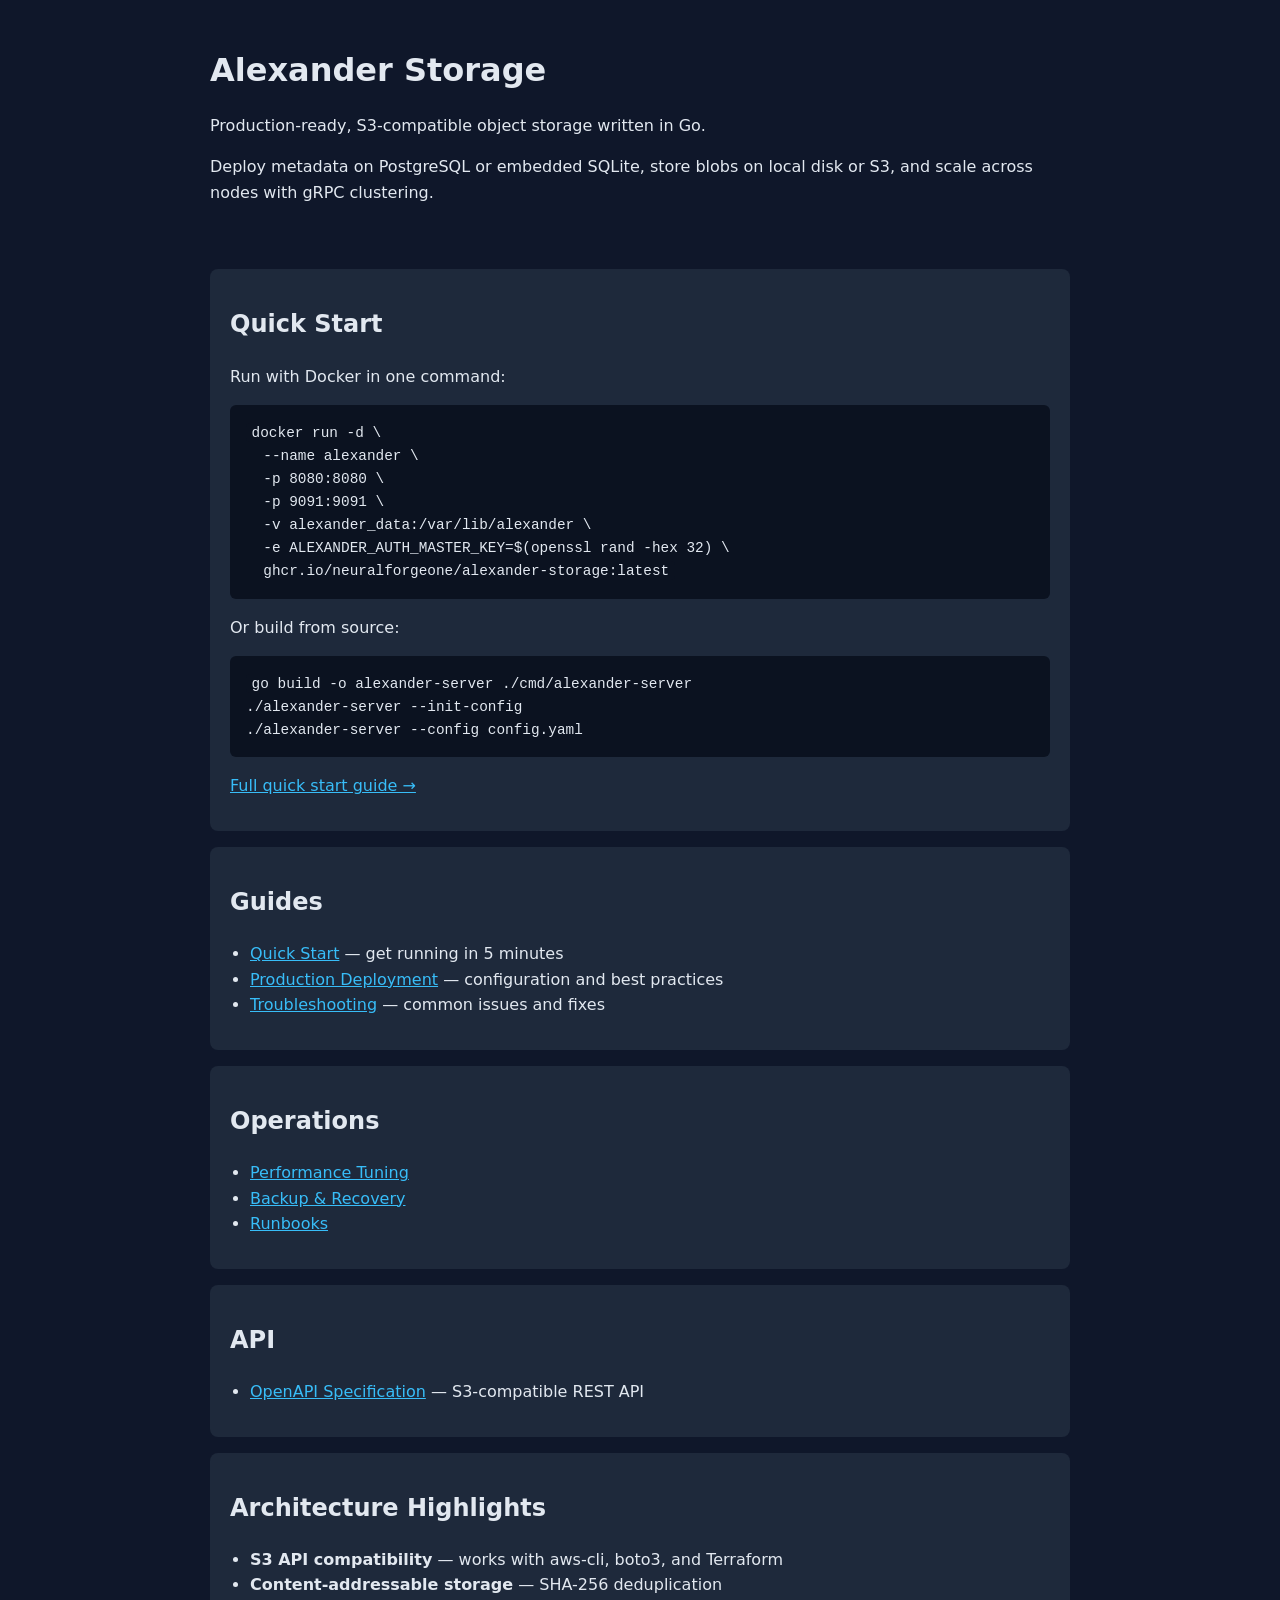
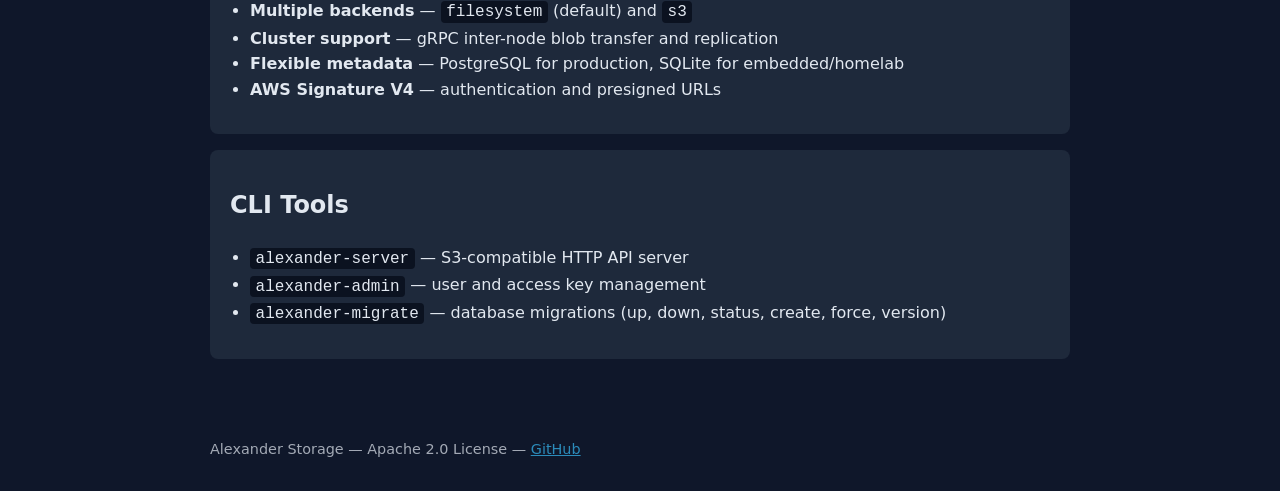
<file: docs/index.html>
<!DOCTYPE html>
<html lang="en">
<head>
  <meta charset="UTF-8">
  <meta name="viewport" content="width=device-width, initial-scale=1.0">
  <title>Alexander Storage Documentation</title>
  <link rel="stylesheet" href="style.css">
</head>
<body>
  <header>
    <h1>Alexander Storage</h1>
    <p>Production-ready, S3-compatible object storage written in Go.</p>
    <p>Deploy metadata on PostgreSQL or embedded SQLite, store blobs on local disk or S3, and scale across nodes with gRPC clustering.</p>
  </header>

  <main>
    <section>
      <h2>Quick Start</h2>
      <p>Run with Docker in one command:</p>
      <pre><code>docker run -d \
  --name alexander \
  -p 8080:8080 \
  -p 9091:9091 \
  -v alexander_data:/var/lib/alexander \
  -e ALEXANDER_AUTH_MASTER_KEY=$(openssl rand -hex 32) \
  ghcr.io/neuralforgeone/alexander-storage:latest</code></pre>
      <p>Or build from source:</p>
      <pre><code>go build -o alexander-server ./cmd/alexander-server
./alexander-server --init-config
./alexander-server --config config.yaml</code></pre>
      <p><a href="viewer.html?doc=guides/quickstart.md">Full quick start guide &rarr;</a></p>
    </section>

    <section>
      <h2>Guides</h2>
      <ul>
        <li><a href="viewer.html?doc=guides/quickstart.md">Quick Start</a> — get running in 5 minutes</li>
        <li><a href="viewer.html?doc=guides/production.md">Production Deployment</a> — configuration and best practices</li>
        <li><a href="viewer.html?doc=guides/troubleshooting.md">Troubleshooting</a> — common issues and fixes</li>
      </ul>
    </section>

    <section>
      <h2>Operations</h2>
      <ul>
        <li><a href="viewer.html?doc=operations/performance-tuning.md">Performance Tuning</a></li>
        <li><a href="viewer.html?doc=operations/backup-dr.md">Backup &amp; Recovery</a></li>
        <li><a href="viewer.html?doc=operations/runbooks.md">Runbooks</a></li>
      </ul>
    </section>

    <section>
      <h2>API</h2>
      <ul>
        <li><a href="api/openapi.yaml">OpenAPI Specification</a> — S3-compatible REST API</li>
      </ul>
    </section>

    <section>
      <h2>Architecture Highlights</h2>
      <ul>
        <li><strong>S3 API compatibility</strong> — works with aws-cli, boto3, and Terraform</li>
        <li><strong>Content-addressable storage</strong> — SHA-256 deduplication</li>
        <li><strong>Multiple backends</strong> — <code>filesystem</code> (default) and <code>s3</code></li>
        <li><strong>Cluster support</strong> — gRPC inter-node blob transfer and replication</li>
        <li><strong>Flexible metadata</strong> — PostgreSQL for production, SQLite for embedded/homelab</li>
        <li><strong>AWS Signature V4</strong> — authentication and presigned URLs</li>
      </ul>
    </section>

    <section>
      <h2>CLI Tools</h2>
      <ul>
        <li><code>alexander-server</code> — S3-compatible HTTP API server</li>
        <li><code>alexander-admin</code> — user and access key management</li>
        <li><code>alexander-migrate</code> — database migrations (up, down, status, create, force, version)</li>
      </ul>
    </section>
  </main>

  <footer>
    <p>Alexander Storage &mdash; Apache 2.0 License &mdash; <a href="https://github.com/neuralforgeone/alexander-storage">GitHub</a></p>
  </footer>
</body>
</html>
</file>
<file: docs/style.css>
:root {
  color-scheme: light dark;
  --bg: #0f172a;
  --text: #e2e8f0;
  --accent: #38bdf8;
  --card: #1e293b;
}

body {
  font-family: system-ui, -apple-system, Segoe UI, Roboto, sans-serif;
  margin: 0;
  background: var(--bg);
  color: var(--text);
  line-height: 1.6;
}

header, main, footer {
  max-width: 860px;
  margin: 0 auto;
  padding: 1.5rem;
}

header h1 {
  margin-bottom: 0.25rem;
}

section {
  background: var(--card);
  border-radius: 8px;
  padding: 1rem 1.25rem;
  margin-bottom: 1rem;
}

a {
  color: var(--accent);
}

ul {
  padding-left: 1.25rem;
}

footer {
  opacity: 0.7;
  font-size: 0.9rem;
}

pre {
  background: #0b1220;
  padding: 1rem;
  border-radius: 6px;
  overflow-x: auto;
}

pre code {
  font-family: ui-monospace, SFMono-Regular, Menlo, Consolas, monospace;
  font-size: 0.9rem;
}

code {
  background: #0b1220;
  padding: 0.1rem 0.35rem;
  border-radius: 4px;
  font-family: ui-monospace, SFMono-Regular, Menlo, Consolas, monospace;
}
</file>
